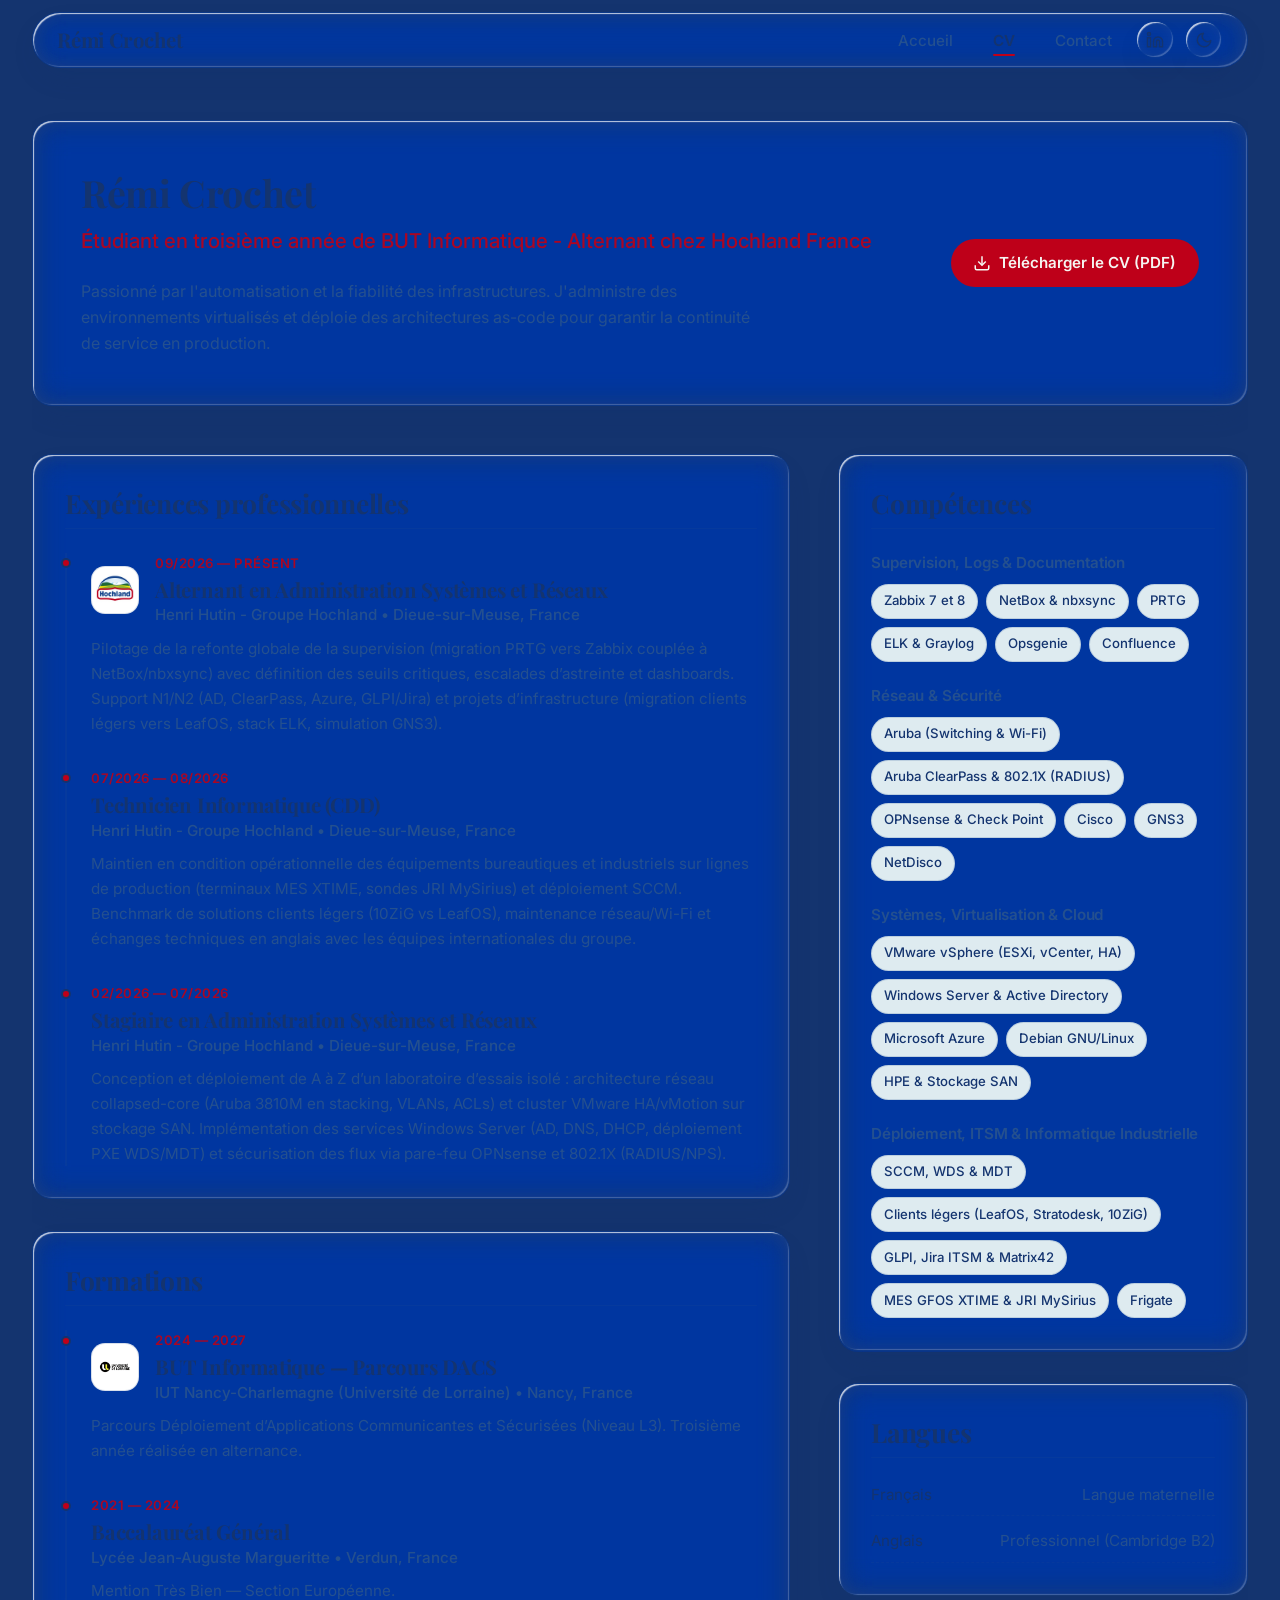
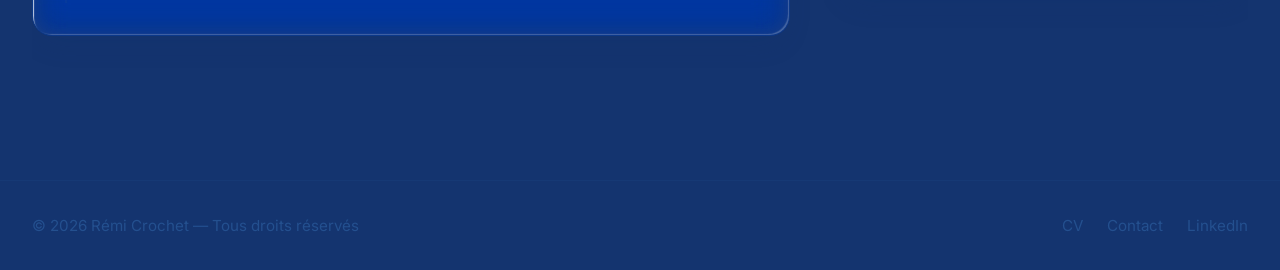
<file: cv.html>
<!DOCTYPE html>
<html lang="fr">
<head>
  <meta charset="UTF-8">
  <meta name="viewport" content="width=device-width, initial-scale=1.0">
  <title>CV — Rémi Crochet</title>
  <meta name="description" content="Parcours professionnel, formations et compétences de Prénom Nom.">
  
  <meta property="og:type" content="profile">
  <meta property="og:title" content="CV — Rémi Crochet">
  <meta property="og:description" content="Parcours professionnel, formations et compétences de Prénom Nom.">
  <meta property="og:image" content="./assets/avatar-placeholder.svg">

  <link rel="preconnect" href="https://fonts.googleapis.com">
  <link rel="preconnect" href="https://fonts.gstatic.com" crossorigin>
  <link href="https://fonts.googleapis.com/css2?family=Inter:wght@400;500;600&family=Playfair+Display:ital,wght@0,600;0,700;1,400&display=swap" rel="stylesheet">
  <link rel="icon" type="image/png" href="assets/favicon.svg">

  <script>
    (function() {
      const saved = localStorage.getItem('portfolio_theme');
      const prefersDark = window.matchMedia('(prefers-color-scheme: dark)').matches;
      document.documentElement.setAttribute('data-theme', saved || (prefersDark ? 'dark' : 'light'));
    })();
  </script>

  <link rel="stylesheet" href="./css/tokens.css">
  <link rel="stylesheet" href="./css/base.css">
  <link rel="stylesheet" href="./css/components/glass.css">
  <link rel="stylesheet" href="./css/components/navbar.css">
  <link rel="stylesheet" href="./css/components/footer.css">
  <link rel="stylesheet" href="./css/pages/cv.css">
</head>
<body>
  <a href="#main-content" class="skip-link">Aller au contenu principal</a>

  <header id="navbar-root" class="site-header"></header>

  <main id="main-content" class="container page-offset">
    <div id="cv-root" class="cv-layout"></div>
  </main>

  <footer id="footer-root" class="site-footer"></footer>

  <script type="module" src="./js/main.js"></script>
  <script type="module" src="./js/pages/cv.js"></script>
</body>
</html>
</file>
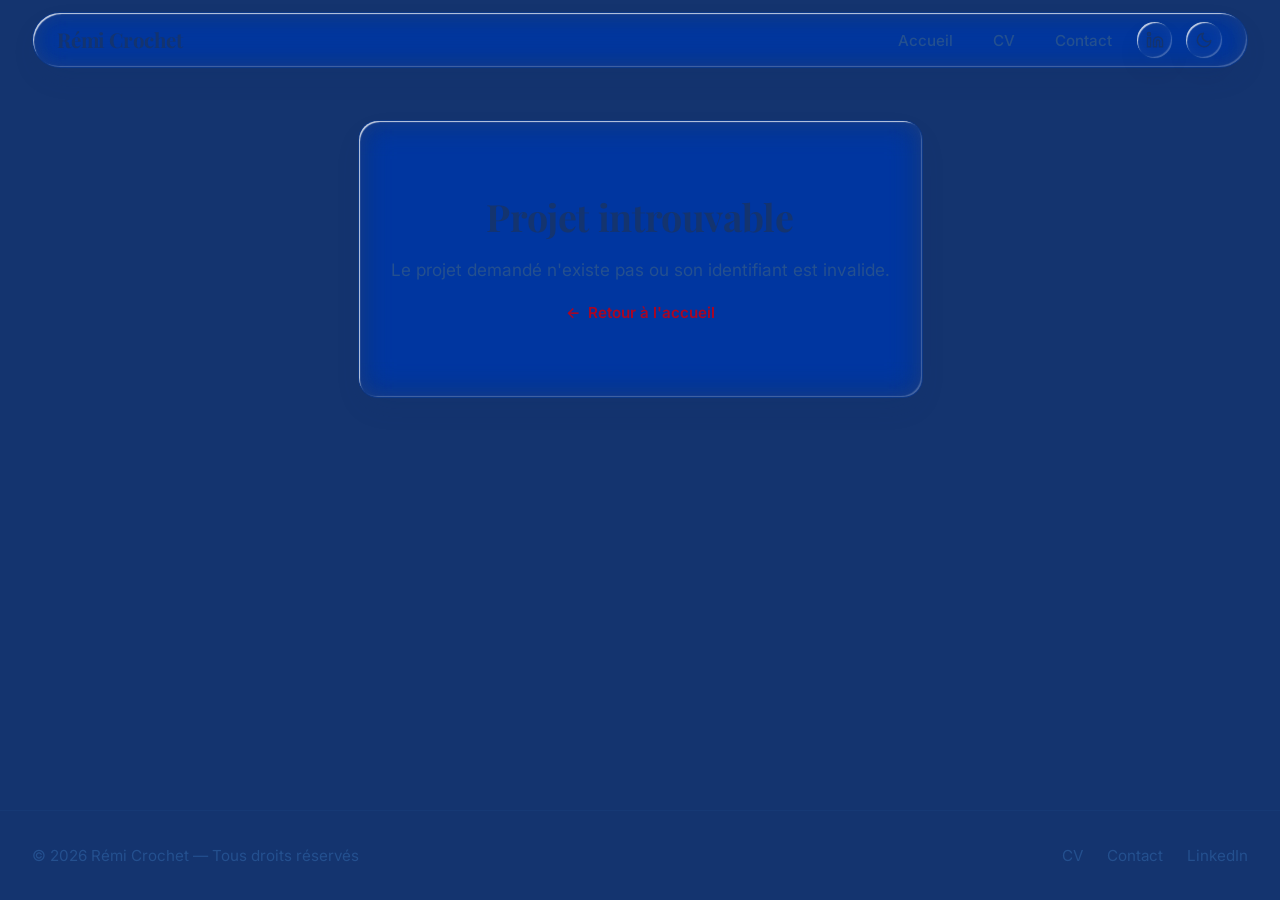
<file: project.html>
<!DOCTYPE html>
<html lang="fr">
<head>
  <meta charset="UTF-8">
  <meta name="viewport" content="width=device-width, initial-scale=1.0">
  <title>Détail du projet — Rémi Crochet</title>
  <meta name="description" content="Détail d'un projet de Rémi Crochet, alternant système et réseaux.">

  <!-- Typographie : Playfair Display & Inter -->
  <link rel="preconnect" href="https://fonts.googleapis.com">
  <link rel="preconnect" href="https://fonts.gstatic.com" crossorigin>
  <link href="https://fonts.googleapis.com/css2?family=Inter:wght@400;500;600&family=Playfair+Display:ital,wght@0,600;0,700;1,400&display=swap" rel="stylesheet">
  <link rel="icon" type="image/png" href="assets/favicon.svg">


  <!-- Script anti-flash de thème (exécuté avant le rendu) -->
  <script>
    (function() {
      const saved = localStorage.getItem('portfolio_theme');
      const prefersDark = window.matchMedia('(prefers-color-scheme: dark)').matches;
      document.documentElement.setAttribute('data-theme', saved || (prefersDark ? 'dark' : 'light'));
    })();
  </script>

  <!-- Styles -->
  <link rel="stylesheet" href="./css/tokens.css">
  <link rel="stylesheet" href="./css/base.css">
  <link rel="stylesheet" href="./css/components/glass.css">
  <link rel="stylesheet" href="./css/components/navbar.css">
  <link rel="stylesheet" href="./css/components/card.css">
  <link rel="stylesheet" href="./css/components/footer.css">
  <link rel="stylesheet" href="./css/pages/project.css">
</head>
<body>
  <a href="#project-detail" class="skip-link">Aller au contenu principal</a>

  <header id="navbar-root" class="site-header"></header>

  <main class="project-page" id="project-detail">
    <!-- Injecté par js/pages/project.js -->
  </main>

  <footer id="footer-root" class="site-footer"></footer>

  <script type="module" src="./js/main.js"></script>
  <script type="module" src="./js/pages/project.js"></script>
</body>
</html>
</file>
<file: css/tokens.css>
:root {
  /* ==========================================================================
     1. PALETTE BRUTE ("Identité Hochland") — Ne jamais utiliser dans les composants
     ========================================================================== */
  --palette-forest: #14346f;     /* Bleu nuit profond (fond sombre & texte principal clair) */
  --palette-green: #24508F;      /* Bleu royal Hochland (arche & typographie du logo) */
  --palette-sage: #63b9ec;       /* Bleu glacier / ciel alpin (nuances secondaires & verre) */
  --palette-cream: #F6F5F1;      /* Blanc alpin légèrement bleuté (fond clair & texte sombre) */
  --palette-terracotta: #be0019; /* Rouge écusson Hochland (accents, boutons & appels à l'action) */
  /* ==========================================================================
     2. TYPOGRAPHIE & ÉCHELLES FLUIDES
     ========================================================================== */
  --font-serif: 'Playfair Display', Georgia, Cambria, serif;
  --font-sans: 'Inter', -apple-system, BlinkMacSystemFont, 'Segoe UI', Roboto, sans-serif;

  --text-xs: clamp(0.75rem, 0.72rem + 0.15vw, 0.825rem);
  --text-sm: clamp(0.875rem, 0.84rem + 0.18vw, 0.95rem);
  --text-base: clamp(1rem, 0.96rem + 0.2vw, 1.075rem);
  --text-lg: clamp(1.125rem, 1.05rem + 0.35vw, 1.275rem);
  --text-xl: clamp(1.35rem, 1.2rem + 0.65vw, 1.65rem);
  --text-2xl: clamp(1.75rem, 1.45rem + 1.2vw, 2.35rem);
  --text-3xl: clamp(2.25rem, 1.8rem + 2vw, 3.25rem);

  /* ==========================================================================
     3. ESPACEMENTS, RAYONS & TRANSITIONS
     ========================================================================== */
  --space-2xs: 0.25rem;
  --space-xs: 0.5rem;
  --space-sm: 0.75rem;
  --space-md: 1rem;
  --space-lg: 1.5rem;
  --space-xl: 2rem;
  --space-2xl: 3rem;
  --space-3xl: 4.5rem;

  --radius-sm: 0.5rem;
  --radius-md: 0.875rem;
  --radius-lg: 1.25rem;
  --radius-full: 9999px;

  --container-max: 1280px;
  --navbar-height: 4.5rem;

  --glass-blur: 18px;
  --glass-saturate: 150%;

  --ease-smooth: cubic-bezier(0.22, 1, 0.36, 1);
  --duration-fast: 200ms;
  --duration-normal: 280ms;
}

/* ==========================================================================
   4. VARIABLES SÉMANTIQUES — THÈME CLAIR (Par défaut : Blanc Alpin, Bleu & Rouge)
   ========================================================================== */
:root,
:root[data-theme="light"] {
  --bg: var(--palette-forest);
  --surface: color-mix(in srgb, var(--palette-cream) 45%, white 55%);
  --surface-elevated: color-mix(in srgb, var(--palette-cream) 84%, var(--palette-sage) 16%);
  
  /* Liquid Glass clair : dérive de blanc pur et bleu glacier translucide */
  --surface-glass: color-mix(in srgb, var(--palette-cream) 72%, white 28%, transparent 18%);
  --surface-glass-fallback: color-mix(in srgb, var(--palette-cream) 92%, var(--palette-sage) 8%);
  --glass-border: color-mix(in srgb, var(--palette-green) 16%, transparent);
  --glass-highlight: color-mix(in srgb, white 75%, transparent);
  --glass-shadow: 0 12px 32px -8px color-mix(in srgb, var(--palette-forest) 12%, transparent);

  /* Contrastes vérifiés WCAG AA / AAA :
     - --text (#0F2547) sur --bg (#F5F8FC) = 14.1:1 (AAA)
     - --text-muted (#184382) sur --bg (#F5F8FC) = 8.7:1 (AAA)
     - --accent-text (#B00E28) sur --bg (#F5F8FC) = 6.4:1 (AA)
     - --on-accent (#F5F8FC) sur --accent (#C8102E) = 5.6:1 (AA) */
  --text: var(--palette-forest);
  --text-muted: var(--palette-green);
  --border: color-mix(in srgb, var(--palette-green) 18%, transparent);

  --accent: var(--palette-terracotta);
  --accent-hover: color-mix(in srgb, var(--palette-terracotta) 85%, var(--palette-forest) 15%);
  --accent-text: color-mix(in srgb, var(--palette-terracotta) 88%, var(--palette-forest) 12%);
  --on-accent: var(--palette-cream);

  --hero-overlay: linear-gradient(
    to bottom,
    color-mix(in srgb, var(--palette-forest) 30%, transparent),
    color-mix(in srgb, var(--palette-forest) 65%, transparent)
  );
  --hero-text: var(--palette-cream);
  --hero-text-muted: var(--palette-sage);

  --card-bg: #ffffff; 
  --text-color: #212121; /* Adapter la couleur du texte si besoin pour qu'il reste lisible sur du blanc */
}

/* ==========================================================================
   5. VARIABLES SÉMANTIQUES — THÈME SOMBRE (Bleu Nuit, Bleu Royal & Rouge Vif)
   ========================================================================== */
:root[data-theme="dark"] {
  --bg: var(--palette-forest);
  --surface: color-mix(in srgb, var(--palette-forest) 68%, var(--palette-green) 32%);
  --surface-elevated: color-mix(in srgb, var(--palette-forest) 48%, var(--palette-green) 52%);

  /* Liquid Glass sombre : dérive du bleu royal Hochland translucide */
  --surface-glass: color-mix(in srgb, var(--palette-green) 42%, transparent);
  --surface-glass-fallback: color-mix(in srgb, var(--palette-forest) 75%, var(--palette-green) 25%);
  --glass-border: color-mix(in srgb, var(--palette-sage) 22%, transparent);
  --glass-highlight: color-mix(in srgb, var(--palette-cream) 14%, transparent);
  --glass-shadow: 0 14px 36px -8px rgba(5, 12, 26, 0.55);

  /* Contrastes vérifiés WCAG AA / AAA :
     - --text (#F5F8FC) sur --bg (#0F2547) = 14.1:1 (AAA)
     - --text-muted (#A8C5E6) sur --bg (#0F2547) = 8.4:1 (AAA)
     - --accent-text (#FF6B81) sur --bg (#0F2547) = 5.8:1 (AA) */
  --text: var(--palette-cream);
  --text-muted: var(--palette-sage);
  --border: color-mix(in srgb, var(--palette-sage) 20%, transparent);

  --accent: var(--palette-terracotta);
  --accent-hover: color-mix(in srgb, var(--palette-terracotta) 80%, white 15%);
  --accent-text: color-mix(in srgb, var(--palette-terracotta) 62%, white 38%);
  --on-accent: var(--palette-cream);

  --hero-overlay: linear-gradient(
    to bottom,
    color-mix(in srgb, var(--palette-forest) 30%, transparent),
    color-mix(in srgb, var(--palette-forest) 65%, transparent)
  );
  --hero-text: var(--palette-cream);
  --hero-text-muted: var(--palette-sage);
}
</file>
<file: css/base.css>
*,
*::before,
*::after {
  box-sizing: border-box;
  margin: 0;
  padding: 0;
}

html {
  font-family: var(--font-sans);
  font-size: 100%;
  line-height: 1.65;
  color: var(--text);
  background-color: var(--bg);
  scroll-behavior: smooth;
  transition: background-color var(--duration-normal) var(--ease-smooth),
              color var(--duration-normal) var(--ease-smooth);
}

body {
  min-height: 100vh;
  display: flex;
  flex-direction: column;
  overflow-x: hidden;
  -webkit-font-smoothing: antialiased;
}

main {
  flex: 1;
  overflow-x: clip;
}

h1, h2, h3, h4 {
  font-family: var(--font-serif);
  font-weight: 700;
  line-height: 1.25;
  color: var(--text);
  letter-spacing: -0.01em;
}

p {
  max-width: 68ch;
}

a {
  color: inherit;
  text-decoration: none;
  transition: color var(--duration-fast) var(--ease-smooth);
}

img, svg {
  display: block;
  max-width: 100%;
}

button, input, select {
  font: inherit;
  color: inherit;
}

ul {
  list-style: none;
}

/* Focus accessible universel (Terracotta) */
:focus-visible {
  outline: 2px solid var(--accent);
  outline-offset: 3px;
}

/* Lien d'évitement clavier */
.skip-link {
  position: absolute;
  top: -100%;
  left: var(--space-md);
  z-index: 1000;
  padding: var(--space-xs) var(--space-md);
  background-color: var(--accent);
  color: var(--on-accent);
  font-weight: 600;
  border-radius: var(--radius-sm);
}

.skip-link:focus {
  top: var(--space-sm);
}

/* Utilitaires de mise en page */
.container {
  width: min(100% - 2rem, var(--container-max));
  margin-inline: auto;
}

@media (min-width: 768px) {
  .container {
    width: min(100% - 4rem, var(--container-max));
  }
}

.page-offset {
  padding-top: calc(var(--navbar-height) + var(--space-2xl));
  padding-bottom: var(--space-3xl);
}

.sr-only {
  position: absolute;
  width: 1px;
  height: 1px;
  padding: 0;
  margin: -1px;
  overflow: hidden;
  clip: rect(0, 0, 0, 0);
  white-space: nowrap;
  border: 0;
}

/* Bouton primaire (Terracotta + texte Forest AA) */
.btn-primary {
  display: inline-flex;
  align-items: center;
  justify-content: center;
  gap: var(--space-xs);
  padding: 0.65rem 1.35rem;
  background-color: var(--accent);
  color: var(--on-accent);
  font-weight: 600;
  font-size: var(--text-sm);
  border-radius: var(--radius-full);
  border: 1px solid transparent;
  cursor: pointer;
  transition: background-color var(--duration-fast) var(--ease-smooth),
              transform var(--duration-fast) var(--ease-smooth);
}

.btn-primary:hover {
  background-color: var(--accent-hover);
  transform: translateY(-1px);
}

.btn-primary:active {
  transform: translateY(0);
}

/* Respect strict de prefers-reduced-motion */
@media (prefers-reduced-motion: reduce) {
  *,
  *::before,
  *::after {
    animation-duration: 0.01ms !important;
    animation-iteration-count: 1 !important;
    transition-duration: 0.01ms !important;
    scroll-behavior: auto !important;
  }
}
</file>
<file: css/components/glass.css>
:root {
  --glass-blur: 16px;
  --glass-saturate: 180%;
  --surface-glass: rgba(255, 255, 255, 0.03);
  --surface-glass-fallback: rgba(24, 32, 56, 0.92);
  --glass-border: rgba(255, 255, 255, 0.10);
  --glass-highlight: rgba(255, 255, 255, 0.40);
  --glass-shadow: 0 8px 28px rgba(0, 0, 0, 0.22);
}

/* Effet Liquid Glass (macOS) avec fallback pour navigateurs sans backdrop-filter */
.glass-panel,
.glass-card,
.glass-pill {
  background-color: var(--surface-glass-fallback);
  border: 1px solid var(--glass-border);
  box-shadow:
    var(--glass-shadow),
    /* reflets spéculaires aux coins opposés : l'effet "liquide" */
    inset 2px 2px 1px -1px var(--glass-highlight),
    inset -2px -2px 1px -1px rgba(255, 255, 255, 0.22),
    /* épaisseur du verre : halo intérieur doux */
    inset 0 0 18px rgba(255, 255, 255, 0.06);
}

@supports ((backdrop-filter: blur(1px)) or (-webkit-backdrop-filter: blur(1px))) {
  .glass-panel,
  .glass-card,
  .glass-pill {
    background-color: var(--surface-glass);
    -webkit-backdrop-filter: blur(var(--glass-blur)) saturate(var(--glass-saturate));
    backdrop-filter: blur(var(--glass-blur)) saturate(var(--glass-saturate));
  }
}

.glass-panel {
  border-radius: var(--radius-lg);
}

.glass-card {
  border-radius: var(--radius-lg);
  transition: transform var(--duration-normal) var(--ease-smooth),
              border-color var(--duration-normal) var(--ease-smooth),
              box-shadow var(--duration-normal) var(--ease-smooth);
}

.glass-card:hover {
  transform: translateY(-2px);
  border-color: rgba(255, 255, 255, 0.24);
}

.glass-pill {
  border-radius: var(--radius-full);
  transition: background-color var(--duration-fast) var(--ease-smooth),
              border-color var(--duration-fast) var(--ease-smooth),
              transform var(--duration-fast) var(--ease-smooth);
}

/* Hover uniquement sur les éléments cliquables : la barre du haut n'est pas concernée */
a.glass-pill:hover,
button.glass-pill:hover {
  background-color: rgba(255, 255, 255, 0.10);
  border-color: rgba(255, 255, 255, 0.24);
}
</file>
<file: css/components/navbar.css>
.site-header {
  position: fixed;
  top: 0;
  left: 0;
  right: 0;
  z-index: 100;
  padding: var(--space-sm) 0;
}

.navbar {
  display: flex;
  align-items: center;
  justify-content: space-between;
  min-height: 3.5rem;
  padding: var(--space-xs) var(--space-lg);
}

.navbar__brand {
  font-family: var(--font-serif);
  font-size: var(--text-lg);
  font-weight: 700;
  color: var(--text);
  letter-spacing: -0.01em;
}

.navbar__actions {
  display: flex;
  align-items: center;
  gap: var(--space-sm);
}

.navbar__menu {
  display: none;
  align-items: center;
  gap: var(--space-md);
}

.navbar__link {
  position: relative;
  padding: var(--space-xs) var(--space-sm);
  font-size: var(--text-sm);
  font-weight: 500;
  color: var(--text-muted);
  border-radius: var(--radius-sm);
  transition: color var(--duration-fast) var(--ease-smooth);
}

.navbar__link:hover {
  color: var(--text);
}

.navbar__link[aria-current="page"] {
  color: var(--text);
  font-weight: 600;
}

.navbar__link[aria-current="page"]::after {
  content: "";
  position: absolute;
  bottom: 2px;
  left: var(--space-sm);
  right: var(--space-sm);
  height: 2px;
  background-color: var(--accent);
  border-radius: var(--radius-full);
}

.navbar__icon-btn {
  display: inline-flex;
  align-items: center;
  justify-content: center;
  width: 2.35rem;
  height: 2.35rem;
  color: var(--text);
  background: transparent;
  cursor: pointer;
}

.navbar__icon-btn:hover {
  border-color: var(--accent);
  color: var(--accent-text);
}

.navbar__burger {
  display: inline-flex;
}

/* Menu mobile déroulant */
.navbar__dropdown {
  display: none;
  margin-top: var(--space-xs);
  padding: var(--space-md);
}

.navbar__dropdown[data-open="true"] {
  display: block;
}

.navbar__mobile-list {
  display: flex;
  flex-direction: column;
  gap: var(--space-xs);
}

.navbar__mobile-list .navbar__link {
  display: block;
  padding: var(--space-sm) var(--space-md);
}

@media (min-width: 768px) {
  .navbar__menu {
    display: flex;
  }

  .navbar__burger,
  .navbar__dropdown {
    display: none !important;
  }
}
</file>
<file: css/components/footer.css>
.site-footer {
  margin-top: var(--space-3xl);
  border-top: 1px solid var(--border);
  padding: var(--space-xl) 0;
  font-size: var(--text-sm);
  color: var(--text-muted);
}

.footer__inner {
  display: flex;
  flex-direction: column;
  align-items: center;
  justify-content: space-between;
  gap: var(--space-md);
  text-align: center;
}

.footer__links {
  display: flex;
  align-items: center;
  gap: var(--space-lg);
}

.footer__link:hover {
  color: var(--accent-text);
  text-decoration: underline;
  text-underline-offset: 4px;
}

@media (min-width: 640px) {
  .footer__inner {
    flex-direction: row;
    text-align: left;
  }
}
</file>
<file: css/pages/cv.css>
.cv-layout {
  display: flex;
  flex-direction: column;
  gap: var(--space-2xl);
}

.cv-header {
  display: flex;
  flex-direction: column;
  gap: var(--space-lg);
  padding: var(--space-xl);
}

@media (min-width: 768px) {
  .cv-header {
    flex-direction: row;
    align-items: center;
    justify-content: space-between;
    padding: var(--space-2xl);
  }
}

.cv-header__info {
  display: flex;
  flex-direction: column;
  gap: var(--space-xs);
}

.cv-header__title {
  font-size: var(--text-2xl);
}

.cv-header__role {
  font-size: var(--text-lg);
  color: var(--accent-text);
  font-weight: 500;
}

.cv-header__summary {
  margin-top: var(--space-sm);
  color: var(--text-muted);
}

.cv-grid {
  display: grid;
  grid-template-columns: 1fr;
  gap: var(--space-2xl);
}

@media (min-width: 960px) {
  .cv-grid {
    grid-template-columns: 1.85fr 1fr;
    align-items: start;
  }
}

.cv-section {
  padding: var(--space-xl);
}

.cv-section + .cv-section {
  margin-top: var(--space-xl);
}

.cv-section__title {
  font-size: var(--text-xl);
  margin-bottom: var(--space-lg);
  padding-bottom: var(--space-xs);
  border-bottom: 1px solid var(--border);
}

/* Timeline discrète pour les expériences */
.timeline {
  position: relative;
  padding-left: var(--space-lg);
  border-left: 2px solid var(--border);
  display: flex;
  flex-direction: column;
  gap: var(--space-xl);
}

.timeline__item {
  position: relative;
}

.timeline__item::before {
  content: "";
  position: absolute;
  left: calc(-1 * var(--space-lg) - 6px);
  top: 0.35rem;
  width: 10px;
  height: 10px;
  border-radius: var(--radius-full);
  background-color: var(--accent);
  border: 2px solid var(--bg);
}

.timeline__header {
  display: flex;
  align-items: center;
  gap: var(--space-md, 1rem);
  margin-bottom: var(--space-xs);
}

.timeline__logo-box {
  flex-shrink: 0;
  width: 48px;
  height: 48px;
  border-radius: var(--radius-md, 8px);
  background-color: #ffffff;
  border: 1px solid var(--border);
  padding: 4px;
  display: flex;
  align-items: center;
  justify-content: center;
  overflow: hidden;
}

.timeline__logo {
  width: 100%;
  height: 100%;
  object-fit: contain;
}

.timeline__meta {
  display: flex;
  flex-direction: column;
  min-width: 0;
}

.timeline__period {
  font-size: var(--text-xs);
  font-weight: 600;
  color: var(--accent-text);
  text-transform: uppercase;
  letter-spacing: 0.04em;
}

.timeline__role {
  font-size: var(--text-lg);
  margin-top: 0.15rem;
}

.timeline__org {
  font-size: var(--text-sm);
  color: var(--text-muted);
  font-weight: 500;
}

.timeline__desc {
  font-size: var(--text-sm);
  color: var(--text-muted);
}

/* Compétences et langues */
.skills-group + .skills-group {
  margin-top: var(--space-lg);
}

.skills-group__title {
  font-size: var(--text-sm);
  font-family: var(--font-sans);
  font-weight: 600;
  color: var(--text-muted);
  margin-bottom: var(--space-sm);
}

.tag-list {
  display: flex;
  flex-wrap: wrap;
  gap: var(--space-xs);
}

.tag {
  font-size: var(--text-xs);
  font-weight: 500;
  padding: 0.35rem 0.75rem;
  background-color: var(--surface-elevated);
  border: 1px solid var(--border);
  border-radius: var(--radius-full);
}

.lang-list {
  display: flex;
  flex-direction: column;
  gap: var(--space-sm);
}

.lang-item {
  display: flex;
  justify-content: space-between;
  font-size: var(--text-sm);
  padding-bottom: var(--space-xs);
  border-bottom: 1px dashed var(--border);
}

.lang-item__level {
  color: var(--text-muted);
}
</file>
<file: css/components/card.css>
.project-card {
  display: flex;
  flex-direction: column;
  height: 100%;
  overflow: hidden;
}

.project-card:hover {
  transform: translateY(-4px);
  border-color: color-mix(in srgb, var(--accent) 50%, var(--glass-border));
}

.project-card__media {
  position: relative;
  aspect-ratio: 16 / 10;
  overflow: hidden;
  background-color: var(--surface-elevated);
  border-bottom: 1px solid var(--glass-border);
}

.project-card__img {
  width: 100%;
  height: 100%;
  object-fit: cover;
  transition: transform var(--duration-normal) var(--ease-smooth);
}

.project-card:hover .project-card__img {
  transform: scale(1.03);
}

.project-card__body {
  display: flex;
  flex-direction: column;
  flex: 1;
  padding: var(--space-lg);
  gap: var(--space-xs);
}

.project-card__meta {
  font-size: var(--text-xs);
  color: var(--text-muted);
  font-weight: 500;
  letter-spacing: 0.02em;
}

.project-card__title {
  font-size: var(--text-xl);
  color: var(--text);
  margin-top: 0.15rem;
}

.project-card__desc {
  font-size: var(--text-sm);
  color: var(--text-muted);
  display: -webkit-box;
  -webkit-line-clamp: 3;
  -webkit-box-orient: vertical;
  overflow: hidden;
  margin-bottom: var(--space-md);
}

.project-card__link {
  margin-top: auto;
  display: inline-flex;
  align-items: center;
  gap: var(--space-xs);
  font-size: var(--text-sm);
  font-weight: 600;
  color: var(--accent-text);
  width: fit-content;
}

.project-card__link:hover {
  text-decoration: underline;
  text-underline-offset: 4px;
}
</file>
<file: css/pages/project.css>
/* ==========================================================================
   PAGE DÉTAIL PROJET (css/pages/project.css)
   ========================================================================== */

.project-page {
  max-width: var(--container-max);
  margin-inline: auto;
  padding: calc(var(--navbar-height) + var(--space-2xl)) var(--space-lg) var(--space-3xl);
}

/* Fil d'Ariane / Retour */
.project-breadcrumb {
  margin-bottom: var(--space-lg);
}

.project-breadcrumb .project-card__link {
  display: inline-flex;
  align-items: center;
  gap: var(--space-xs);
  font-family: var(--font-sans);
  font-size: var(--text-sm);
  font-weight: 600;
  color: var(--accent-text);
  text-decoration: none;
  transition: transform var(--duration-fast) var(--ease-smooth),
              color var(--duration-fast) var(--ease-smooth);
}

.project-breadcrumb .project-card__link:hover {
  color: var(--accent-hover);
  transform: translateX(calc(var(--space-2xs) * -1));
}

/* Conteneur principal (s'appuie sur .glass-card de glass.css) */
.project-detail {
  border-radius: var(--radius-lg);
  overflow: hidden;
}

/* En-tête du projet */
.project-detail__header {
  display: grid;
  grid-template-columns: 1fr;
  gap: var(--space-xl);
  padding: var(--space-xl);
  border-bottom: 1px solid var(--border);
}

@media (min-width: 768px) {
  .project-detail__header {
    grid-template-columns: 300px 1fr;
    align-items: center;
    padding: var(--space-2xl);
  }
}

.project-detail__media {
  background: var(--surface-elevated);
  border: 1px solid var(--border);
  border-radius: var(--radius-md);
  padding: var(--space-lg);
  display: flex;
  align-items: center;
  justify-content: center;
  min-height: 200px;
}

.project-detail__img {
  max-width: 100%;
  max-height: 160px;
  object-fit: contain;
}

.project-detail__intro {
  display: flex;
  flex-direction: column;
  gap: var(--space-sm);
}

.project-detail__title {
  font-family: var(--font-serif);
  font-size: var(--text-2xl);
  line-height: 1.2;
  color: var(--text);
  margin: 0;
}

.project-detail__desc {
  font-family: var(--font-sans);
  font-size: var(--text-lg);
  line-height: 1.6;
  color: var(--text-muted);
  margin: 0;
}

/* Badges / Tags techniques */
.project-detail__tags {
  display: flex;
  flex-wrap: wrap;
  gap: var(--space-xs);
  margin-top: var(--space-xs);
}

.project-tag {
  font-family: var(--font-sans);
  font-size: var(--text-xs);
  font-weight: 600;
  padding: var(--space-2xs) var(--space-sm);
  border-radius: var(--radius-full);
  background: var(--surface-elevated);
  color: var(--text);
  border: 1px solid var(--border);
}

/* Corps de la page détail */
.project-detail__body {
  padding: var(--space-xl);
  display: grid;
  gap: var(--space-2xl);
}

@media (min-width: 768px) {
  .project-detail__body {
    padding: var(--space-2xl);
  }
}

.project-detail__section {
  display: grid;
  gap: var(--space-sm);
}

.project-detail__section h2 {
  font-family: var(--font-serif);
  font-size: var(--text-xl);
  color: var(--text);
  margin: 0;
  padding-bottom: var(--space-xs);
  border-bottom: 1px solid var(--border);
}

.project-detail__section p,
.project-detail__list li {
  font-family: var(--font-sans);
  font-size: var(--text-base);
  line-height: 1.75;
  color: var(--text-muted);
}

.project-detail__section p {
  margin: 0;
}

.project-detail__list {
  margin: 0;
  padding-left: var(--space-lg);
  display: grid;
  gap: var(--space-xs);
}

.project-detail__list li::marker {
  color: var(--accent);
}

/* État d'erreur (ID de projet inexistant) */
.project-error {
  padding: var(--space-3xl) var(--space-xl);
  text-align: center;
  border-radius: var(--radius-lg);
  display: flex;
  flex-direction: column;
  align-items: center;
  gap: var(--space-md);
}

.project-error h1 {
  font-family: var(--font-serif);
  font-size: var(--text-2xl);
  color: var(--text);
  margin: 0;
}

.project-error p {
  font-family: var(--font-sans);
  font-size: var(--text-base);
  color: var(--text-muted);
  margin: 0;
}
</file>
